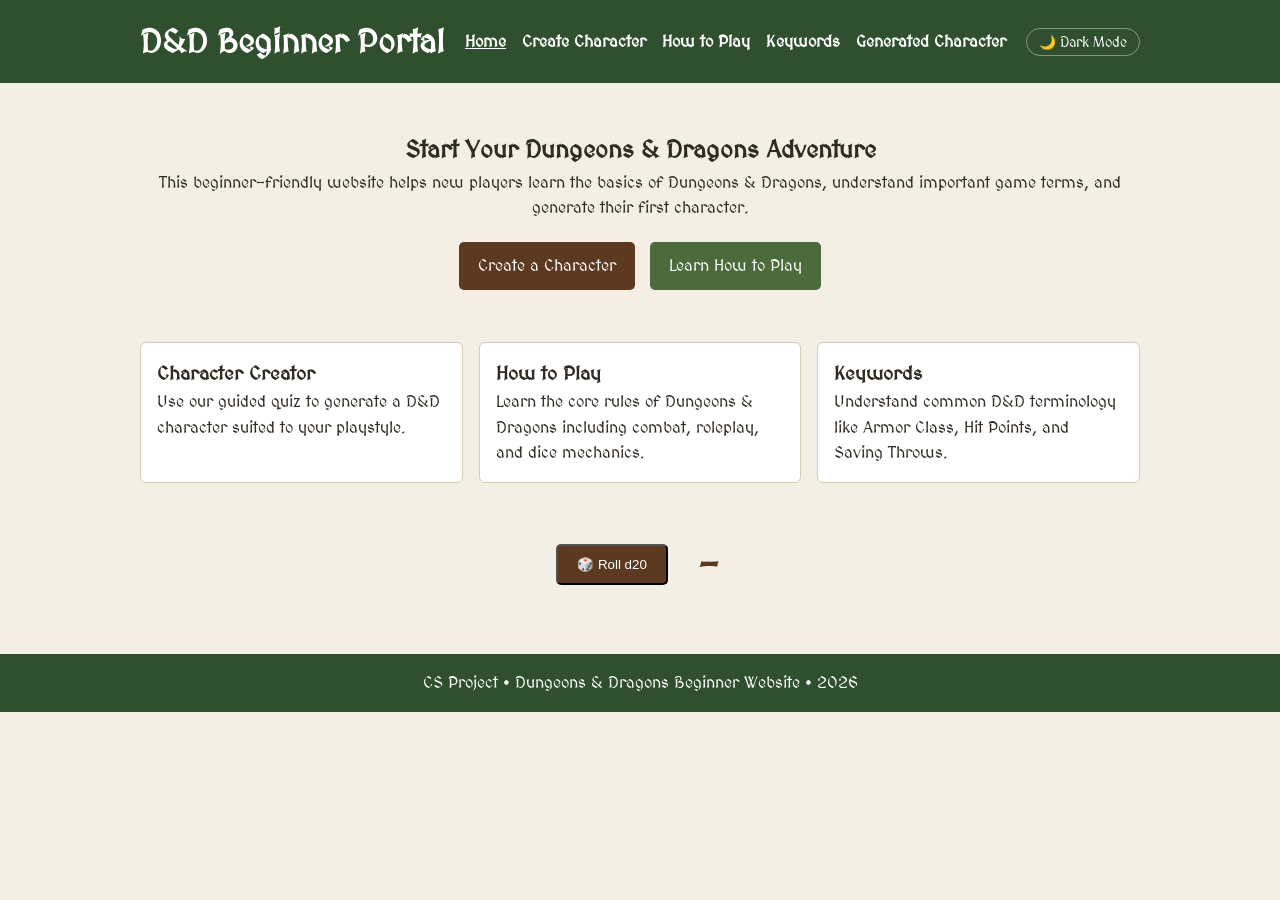
<file: index.html>
<!-- Index Page -->

<!-- W3 checked -->

<!DOCTYPE html>
<html lang="en">
<head>
    <meta charset="UTF-8">
    <meta name="viewport" content="width=device-width, initial-scale=1.0">
    <title>D&D Beginner Portal</title>
    <link rel="stylesheet" href="style.css">

    <link rel="preconnect" href="https://fonts.googleapis.com">
    <link rel="preconnect" href="https://fonts.gstatic.com" crossorigin>
    <link href="https://fonts.googleapis.com/css2?family=MedievalSharp&display=swap" rel="stylesheet">
</head>
<body>

<header class="site-header">
    <div class="container header-inner">
        <h1 class="site-title">D&D Beginner Portal</h1>
        <nav aria-label="Main navigation">
            <ul class="nav-list">
                <li><a href="index.html" class="active">Home</a></li>
                <li><a href="create-character.html">Create Character</a></li>
                <li><a href="how-to-play.html">How to Play</a></li>
                <li><a href="keywords.html">Keywords</a></li>
                <li><a href="generated-character.html">Generated Character</a></li>
            </ul>
        </nav>
            <button id="dark-mode-btn">🌙 Dark Mode</button>
    </div>
</header>

<main>

<div class="hero container">
    <h2>Start Your Dungeons & Dragons Adventure</h2>
    <p>
        This beginner-friendly website helps new players learn the basics of Dungeons & Dragons,
        understand important game terms, and generate their first character.
    </p>

    <div class="hero-buttons">
        <a class="button" href="create-character.html">Create a Character</a>
        <a class="button secondary" href="how-to-play.html">Learn How to Play</a>
    </div>
</div>

<div class="features container">

<article class="feature-card">
<h3>Character Creator</h3>
<p>
Use our guided quiz to generate a D&D character suited to your playstyle.
</p>
</article>

<article class="feature-card">
<h3>How to Play</h3>
<p>
Learn the core rules of Dungeons & Dragons including combat, roleplay, and dice mechanics.
</p>
</article>

<article class="feature-card">
<h3>Keywords</h3>
<p>
Understand common D&D terminology like Armor Class, Hit Points, and Saving Throws.
</p>
</article>

</div>


<div class="dice-roller-widget">
    <button id="dice-btn" class="button">🎲 Roll d20</button>
    <div class="dice-result-display" id="dice-result">—</div>
</div>

</main>

<footer class="site-footer">
    <div class="container">
        <p>CS Project • Dungeons & Dragons Beginner Website • 2026</p>
    </div>
</footer>

    <script src="site.js"></script>
</body>
</html>
</file>
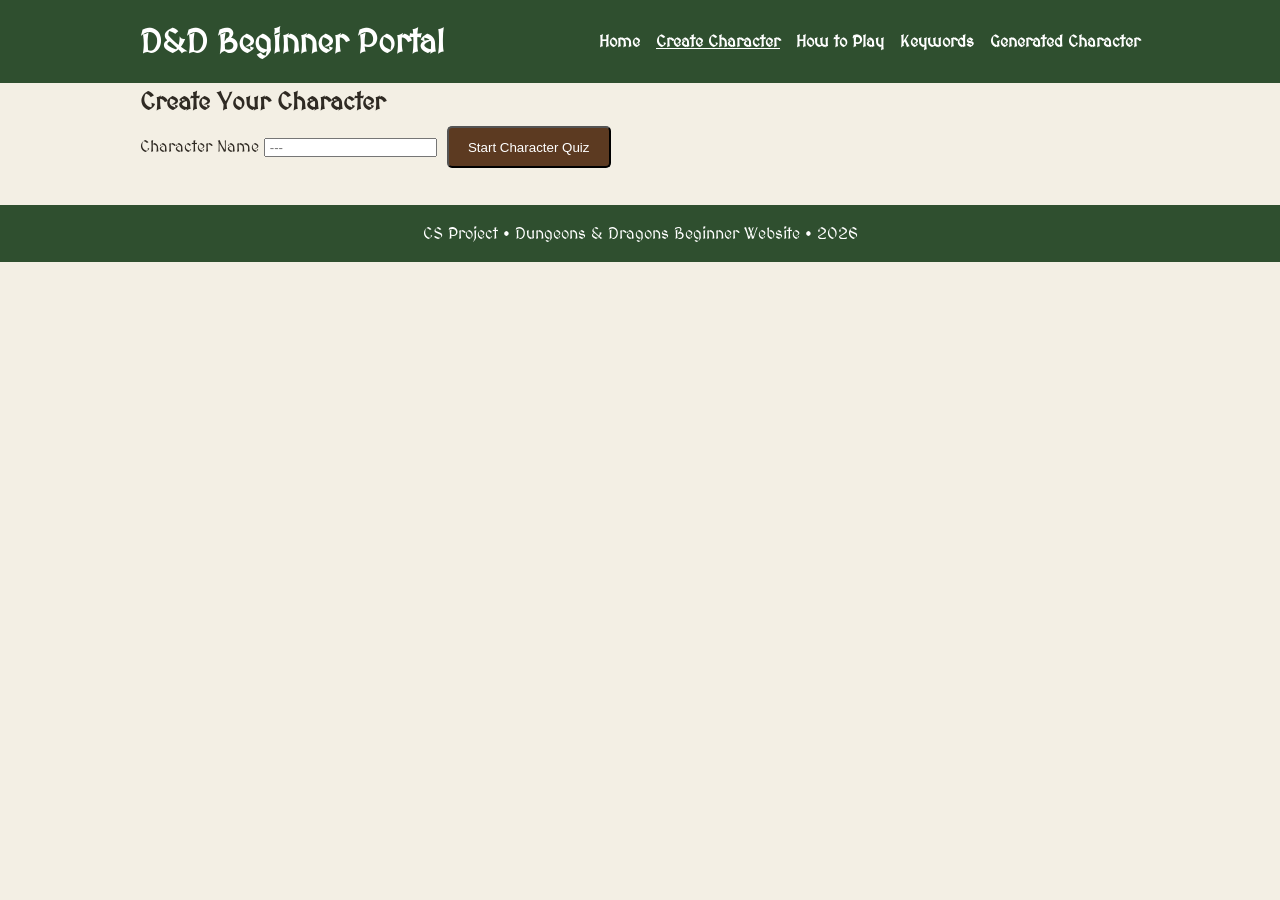
<file: create-character.html>
<!-- Alice  -->
<!-- Character Creation Page -->

<!-- W3 checked -->
<!DOCTYPE html>
<html lang="en">

<head>
    <meta charset="UTF-8">
    <meta name="viewport" content="width=device-width, initial-scale=1.0">
    <title>Create a Character</title>
    <link rel="stylesheet" href="style.css">

    <link rel="preconnect" href="https://fonts.googleapis.com">
    <link rel="preconnect" href="https://fonts.gstatic.com" crossorigin>
    <link href="https://fonts.googleapis.com/css2?family=MedievalSharp&display=swap" rel="stylesheet">
</head>

<body>

    <header class="site-header">
        <div class="container header-inner">
            <h1 class="site-title">D&D Beginner Portal</h1>

            <nav aria-label="Main navigation">
                <ul class="nav-list">
                    <li><a href="index.html">Home</a></li>
                    <li><a href="create-character.html" class="active">Create Character</a></li>
                    <li><a href="how-to-play.html">How to Play</a></li>
                    <li><a href="keywords.html">Keywords</a></li>
                    <li><a href="generated-character.html">Generated Character</a></li>
                </ul>
            </nav>

        </div>
    </header>

    <main class="container">

        <!-- SCREEN 1: Player enters their character name and starts the quiz -->
        <section id="setup-screen" class="card">

            <h2>Create Your Character</h2>

            <label for="player-name">Character Name</label>
            <input id="player-name" type="text" placeholder=" --- ">

            <button class="button">Start Character Quiz</button>

        </section>

        <!-- SCREEN 2: The quiz form is built here by JavaScript (quiz.js) -->
        <!-- JavaScript will clear and replace the content inside this section -->
        <section id="quiz-screen" class="card">

            <h2>Character Quiz (example)</h2>

            <p id="question-text">
                How do you intend to impact the world?
            </p>

            <div id="options-container">

                <div class="option-button">
                    With martial prowess and cold steel.
                </div>

                <div class="option-button">
                    With ancient magic and cosmic secrets.
                </div>

            </div>

        </section>

    </main>

    <footer class="site-footer">
        <div class="container">
            <p>CS Project • Dungeons & Dragons Beginner Website • 2026</p>
        </div>
    </footer>

    <!-- Load the quiz script at the bottom so the page HTML loads first -->
    <script src="quiz.js"></script>

</body>

</html>
<!-- W3 checked -->
<!-- <!DOCTYPE html>
<html lang="en">

<head>
    <meta charset="UTF-8">
    <meta name="viewport" content="width=device-width, initial-scale=1.0">
    <title>Create a Character</title>
    <link rel="stylesheet" href="style.css">


    <link rel="preconnect" href="https://fonts.googleapis.com">
    <link rel="preconnect" href="https://fonts.gstatic.com" crossorigin>
    <link href="https://fonts.googleapis.com/css2?family=MedievalSharp&display=swap" rel="stylesheet">
</head>

<body>

    <header class="site-header">
        <div class="container header-inner">
            <h1 class="site-title">D&D Beginner Portal</h1>

            <nav aria-label="Main navigation">
                <ul class="nav-list">
                    <li><a href="index.html">Home</a></li>
                    <li><a href="create-character.html" class="active">Create Character</a></li>
                    <li><a href="how-to-play.html">How to Play</a></li>
                    <li><a href="keywords.html">Keywords</a></li>
                    <li><a href="generated-character.html">Generated Character</a></li>
                </ul>
            </nav>
            <button id="dark-mode-btn">🌙 Dark Mode</button>

        </div>
    </header>

    <main class="container">

        <section id="setup-screen" class="card">

            <h2>Create Your Character</h2>

            <label for="player-name">Character Name</label>
            <input id="player-name" type="text" placeholder=" --- ">

            <button class="button">Start Character Quiz</button>

            <p class="prototype-note">
                In the final version of this project, JavaScript will read the character name
                and begin the interactive quiz that determines the player’s class,
                background, and species.
            </p>

        </section>

        <section id="quiz-screen" class="card">

            <h2>Character Quiz (example)</h2>

            <p id="question-text">
                How do you intend to impact the world?
            </p>

            <div id="options-container">

                <div class="option-button">
                    With martial prowess and cold steel.
                </div>

                <div class="option-button">
                    With ancient magic and cosmic secrets.
                </div>

            </div>

        </section>

    </main>

    <footer class="site-footer">
        <div class="container">
            <p>CS Project • Dungeons & Dragons Beginner Website • 2026</p>
        </div>
    </footer>

    <script src="site.js"></script>
</body>

</html>
</file>
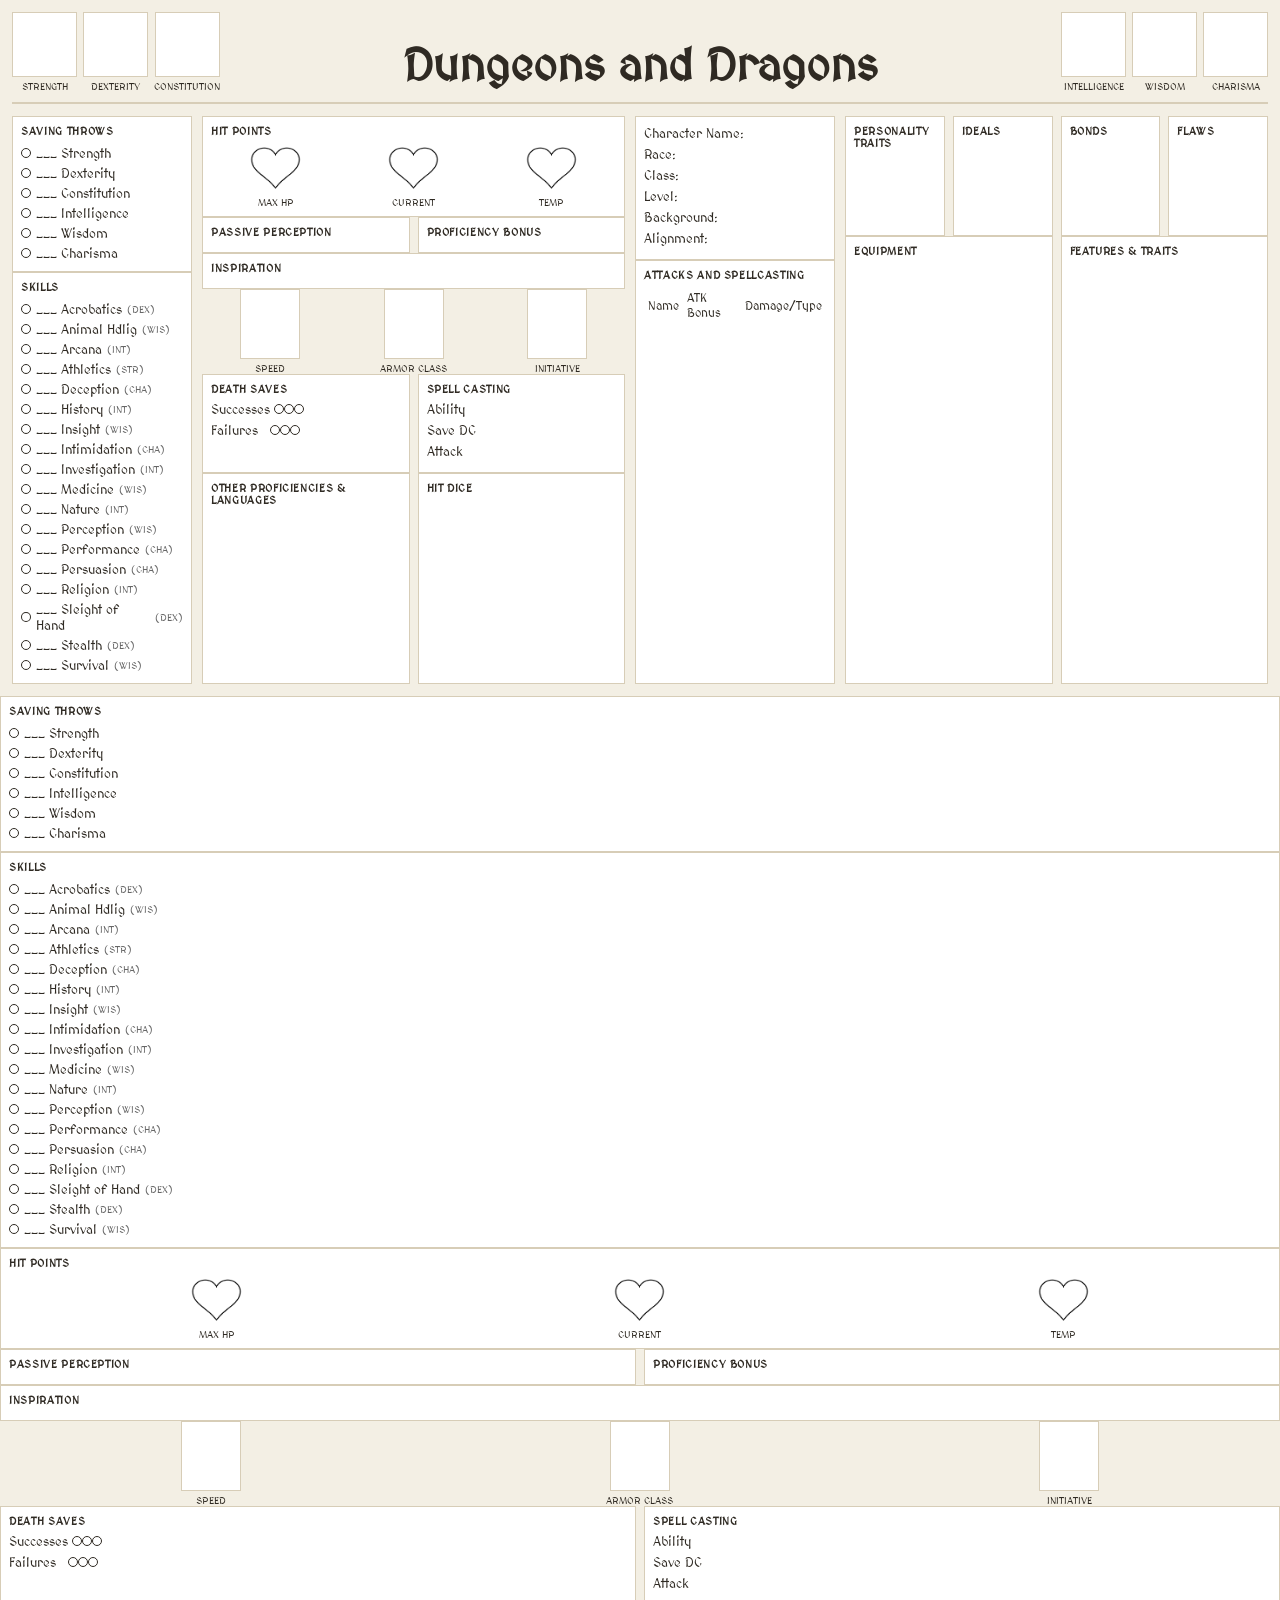
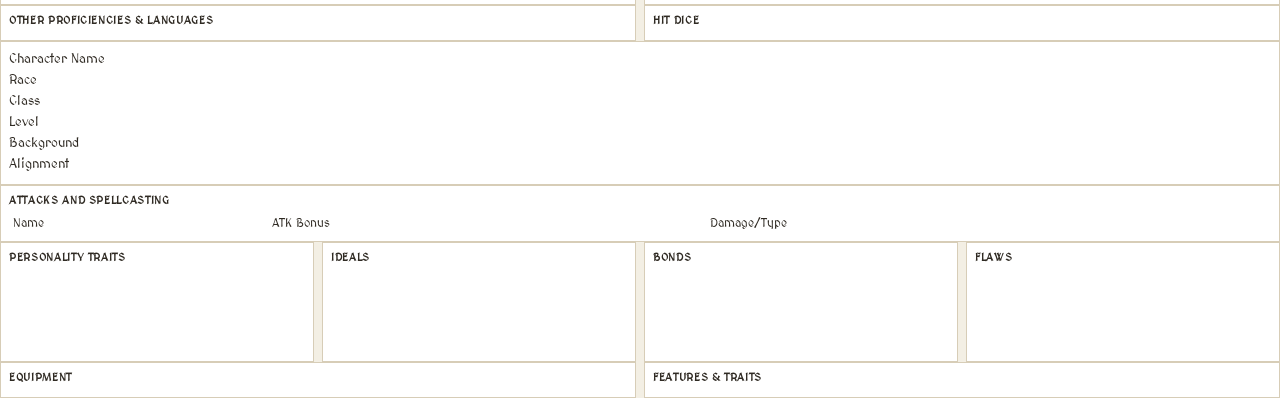
<file: generated-character.html>
<!DOCTYPE html>
<html lang="en">
<head>
    <meta charset="UTF-8">
    <meta name="viewport" content="width=device-width, initial-scale=1.0">
    <title>DnD Character Sheet</title>
    <link rel="stylesheet" href="character-sheet-style.css">

    <link rel="preconnect" href="https://fonts.googleapis.com">
    <link rel="preconnect" href="https://fonts.gstatic.com" crossorigin>
    <link href="https://fonts.googleapis.com/css2?family=MedievalSharp&display=swap" rel="stylesheet">
</head>
<body>

<main>

    <!-- Ability Scores (top row) -->
    <!-- JavaScript will fill in the numbers inside each .box -->

    <div class="top-row">
        <div class="score"><div class="box" id="score-Strength"></div><span>Strength</span></div>            
        <div class="score"><div class="box" id="score-Dexterity"></div><span>Dexterity</span></div>
        <div class="score"><div class="box" id="score-Constitution"></div><span>Constitution</span></div>
        <h1>Dungeons and Dragons</h1>
        <div class="score"><div class="box" id="score-Intelligence"></div><span>Intelligence</span></div>            
        <div class="score"><div class="box" id="score-Wisdom"></div><span>Wisdom</span></div>
        <div class="score"><div class="box" id="score-Charisma"></div><span>Charisma</span></div>
    </div>


    <div class="grid">

        <!-- Column 1 -->
        <div class="col">
            <div class="box-section">
                <h2>Saving Throws</h2>
                <ul>
                    <li><span class="dot"></span> ___ Strength</li>
                    <li><span class="dot"></span> ___ Dexterity</li>
                    <li><span class="dot"></span> ___ Constitution</li>
                    <li><span class="dot"></span> ___ Intelligence</li>
                    <li><span class="dot"></span> ___ Wisdom</li>
                    <li><span class="dot"></span> ___ Charisma</li>
                </ul>
            </div>
            <div class="box-section grow">
                <h2>Skills</h2>
                <ul>
                    <li><span class="dot"></span> ___ Acrobatics <small>(DEX)</small></li>
                    <li><span class="dot"></span> ___ Animal Hdlig <small>(WIS)</small></li>
                    <li><span class="dot"></span> ___ Arcana <small>(INT)</small></li>
                    <li><span class="dot"></span> ___ Athletics <small>(STR)</small></li>
                    <li><span class="dot"></span> ___ Deception <small>(CHA)</small></li>
                    <li><span class="dot"></span> ___ History <small>(INT)</small></li>
                    <li><span class="dot"></span> ___ Insight <small>(WIS)</small></li>
                    <li><span class="dot"></span> ___ Intimidation <small>(CHA)</small></li>
                    <li><span class="dot"></span> ___ Investigation <small>(INT)</small></li>
                    <li><span class="dot"></span> ___ Medicine <small>(WIS)</small></li>
                    <li><span class="dot"></span> ___ Nature <small>(INT)</small></li>
                    <li><span class="dot"></span> ___ Perception <small>(WIS)</small></li>
                    <li><span class="dot"></span> ___ Performance <small>(CHA)</small></li>
                    <li><span class="dot"></span> ___ Persuasion <small>(CHA)</small></li>
                    <li><span class="dot"></span> ___ Religion <small>(INT)</small></li>
                    <li><span class="dot"></span> ___ Sleight of Hand <small>(DEX)</small></li>
                    <li><span class="dot"></span> ___ Stealth <small>(DEX)</small></li>
                    <li><span class="dot"></span> ___ Survival <small>(WIS)</small></li>
                </ul>
            </div>
        </div>

        <!-- Column 2 -->
        <div class="col">
            <div class="box-section">
                <h2>Hit Points</h2>
                <div class="row">
                    <div class="heart-box">
                        <img src="heart-image.png" alt="heart">
                        <span>Max HP</span>
                    </div>
                    <div class="heart-box">
                        <img src="heart-image.png" alt="heart">
                        <span>Current</span>
                    </div>
                    <div class="heart-box">
                        <img src="heart-image.png" alt="heart">
                        <span>Temp</span>
                    </div>
                </div>
            </div>

            <div class="row">
                <div class="box-section"><h2>Passive Perception</h2></div>
                <div class="box-section"><h2>Proficiency Bonus</h2></div>
            </div>

            <div class="box-section">
                <h2>Inspiration</h2>
            </div>

            <div class="row">
                <div class="SAI-box"><div class="SAI"></div><span>Speed</span></div>
                <div class="SAI-box"><div class="SAI"></div><span>Armor Class</span></div>
                <div class="SAI-box"><div class="SAI"></div><span>Initiative</span></div>
            </div>

            <div class="row">
                <div class="box-section">
                    <h2>Death Saves</h2>
                    <p>Successes <span class="dot"></span><span class="dot"></span><span class="dot"></span></p>
                    <p>Failures &nbsp;&nbsp;<span class="dot"></span><span class="dot"></span><span class="dot"></span></p>
                </div>
                <div class="box-section">
                    <h2>Spell Casting</h2>
                    <p>Ability</p>
                    <p>Save DC</p>
                    <p>Attack</p>
                </div>
            </div>

            <div class="row grow">
                <div class="box-section">
                    <h2>Other Proficiencies &amp; Languages</h2>
                </div>
                <div class="box-section">
                    <h2>Hit Dice</h2>
                </div>
            </div>
        </div>

        <!-- Column 3 -->
        <div class="col">
            <div class="box-section">
                <!-- JavaScript will fill in each of these spans -->
                <p>Character Name: <span id="sheet-name"></span></p>
                <p>Race: <span id="sheet-species"></span></p>
                <p>Class: <span id="sheet-class"></span></p>
                <p>Level: <span id="sheet-level"></span></p>
                <p>Background: <span id="sheet-background"></span></p>
                <p>Alignment: <span id="sheet-alignment"></span></p>
            </div>
            <div class="box-section grow">
                <h2>Attacks and Spellcasting</h2>
                <table>
                    <thead>
                        <tr><th>Name</th><th>ATK Bonus</th><th>Damage/Type</th></tr>
                    </thead>
                </table>
            </div>
        </div>

        <!-- Column 4 -->
        <div class="col">
            <div class="row">
                <!-- JavaScript will fill in personality, ideals, bonds, flaws -->
                <div class="box-section personality-box">
                    <h2>Personality Traits</h2>
                    <p id="sheet-traits"></p>
                </div>
                <div class="box-section personality-box">
                    <h2>Ideals</h2>
                    <p id="sheet-ideals"></p>
                </div>
                <div class="box-section personality-box">
                    <h2>Bonds</h2>
                    <p id="sheet-bonds"></p>
                </div>
                <div class="box-section personality-box">
                    <h2>Flaws</h2>
                    <p id="sheet-flaws"></p>
                </div>
            </div>
            <div class="row grow">
                <div class="box-section"><h2>Equipment</h2></div>
                <div class="box-section"><h2>Features &amp; Traits</h2></div>
            </div>
        </div>

    </div>

</main>

<script>
// ============================================================
//  Character Sheet Population Script
//  This script reads the character data saved by quiz.js
//  and fills in the character sheet with the player's choices.
// ============================================================

// Wait for the page to finish loading
window.addEventListener("load", function () {

    // Read the character data from localStorage
    var savedData = localStorage.getItem("dndCharacter");

    // If there's no data (player came here without doing the quiz), stop
    if (!savedData) {
        return;
    }

    // Convert the saved text back into a JavaScript object
    var character = JSON.parse(savedData);

    // ---- Fill in the basic info (Column 3) ----
    document.getElementById("sheet-name").textContent       = character.name;
    document.getElementById("sheet-species").textContent    = character.species;
    document.getElementById("sheet-class").textContent      = character.charClass;
    document.getElementById("sheet-level").textContent      = character.level;
    document.getElementById("sheet-background").textContent = character.background;
    document.getElementById("sheet-alignment").textContent  = character.alignment;

    // ---- Fill in the ability scores (top row) ----
    // Loop through each stat and put the number in the right box
    var stats = character.stats;
    var statNames = ["Strength", "Dexterity", "Constitution", "Intelligence", "Wisdom", "Charisma"];

    for (var i = 0; i < statNames.length; i++) {
        var statName = statNames[i];
        var scoreBox = document.getElementById("score-" + statName);

        if (scoreBox) {
            scoreBox.textContent = stats[statName];
        }
    }

    // ---- Fill in personality fields (Column 4) ----
    document.getElementById("sheet-traits").textContent = character.personality.traits;
    document.getElementById("sheet-ideals").textContent = character.personality.ideals;
    document.getElementById("sheet-bonds").textContent  = character.personality.bonds;
    document.getElementById("sheet-flaws").textContent  = character.personality.flaws;

});
</script>

</body>
</html>

 <!--
<!DOCTYPE html>
<html lang="en">
<head>
    <meta charset="UTF-8">
    <meta name="viewport" content="width=device-width, initial-scale=1.0">
    <title>DnD Character Sheet</title>
    <link rel="stylesheet" href="character-sheet-style.css">

    <link rel="preconnect" href="https://fonts.googleapis.com">
    <link rel="preconnect" href="https://fonts.gstatic.com" crossorigin>
    <link href="https://fonts.googleapis.com/css2?family=MedievalSharp&display=swap" rel="stylesheet">
</head>
<body>

<main>

    Ability Scores

    <div class="top-row">
        <div class="score"><div class="box"></div><span>Strength</span></div>            
        <div class="score"><div class="box"></div><span>Dexterity</span></div>
        <div class="score"><div class="box"></div><span>Constitution</span></div>
        <h1>Dungeons and Dragons</h1>
        <div class="score"><div class="box"></div><span>Intelligence</span></div>            
        <div class="score"><div class="box"></div><span>Wisdom</span></div>
        <div class="score"><div class="box"></div><span>Charisma</span></div>
    </div>


    <div class="grid">

        <!-- Column 1 -->
        <div class="col">
            <div class="box-section">
                <h2>Saving Throws</h2>
                <ul>
                    <li><span class="dot"></span> ___ Strength</li>
                    <li><span class="dot"></span> ___ Dexterity</li>
                    <li><span class="dot"></span> ___ Constitution</li>
                    <li><span class="dot"></span> ___ Intelligence</li>
                    <li><span class="dot"></span> ___ Wisdom</li>
                    <li><span class="dot"></span> ___ Charisma</li>
                </ul>
            </div>
            <div class="box-section grow">
                <h2>Skills</h2>
                <ul>
                    <li><span class="dot"></span> ___ Acrobatics <small>(DEX)</small></li>
                    <li><span class="dot"></span> ___ Animal Hdlig <small>(WIS)</small></li>
                    <li><span class="dot"></span> ___ Arcana <small>(INT)</small></li>
                    <li><span class="dot"></span> ___ Athletics <small>(STR)</small></li>
                    <li><span class="dot"></span> ___ Deception <small>(CHA)</small></li>
                    <li><span class="dot"></span> ___ History <small>(INT)</small></li>
                    <li><span class="dot"></span> ___ Insight <small>(WIS)</small></li>
                    <li><span class="dot"></span> ___ Intimidation <small>(CHA)</small></li>
                    <li><span class="dot"></span> ___ Investigation <small>(INT)</small></li>
                    <li><span class="dot"></span> ___ Medicine <small>(WIS)</small></li>
                    <li><span class="dot"></span> ___ Nature <small>(INT)</small></li>
                    <li><span class="dot"></span> ___ Perception <small>(WIS)</small></li>
                    <li><span class="dot"></span> ___ Performance <small>(CHA)</small></li>
                    <li><span class="dot"></span> ___ Persuasion <small>(CHA)</small></li>
                    <li><span class="dot"></span> ___ Religion <small>(INT)</small></li>
                    <li><span class="dot"></span> ___ Sleight of Hand <small>(DEX)</small></li>
                    <li><span class="dot"></span> ___ Stealth <small>(DEX)</small></li>
                    <li><span class="dot"></span> ___ Survival <small>(WIS)</small></li>
                </ul>
            </div>
        </div>

        <!-- Column 2 -->
        <div class="col">
            <div class="box-section">
                <h2>Hit Points</h2>
                <div class="row">
                    <div class="heart-box">
                        <img src="heart-image.png" alt="heart">
                        <span>Max HP</span>
                    </div>
                    <div class="heart-box">
                        <img src="heart-image.png" alt="heart">
                        <span>Current</span>
                    </div>
                    <div class="heart-box">
                        <img src="heart-image.png" alt="heart">
                        <span>Temp</span>
                    </div>
                </div>
            </div>

            <div class="row">
                <div class="box-section"><h2>Passive Perception</h2></div>
                <div class="box-section"><h2>Proficiency Bonus</h2></div>
            </div>

            <div class="box-section">
                <h2>Inspiration</h2>
            </div>

            <div class="row">
                <div class="SAI-box"><div class="SAI"></div><span>Speed</span></div>
                <div class="SAI-box"><div class="SAI"></div><span>Armor Class</span></div>
                <div class="SAI-box"><div class="SAI"></div><span>Initiative</span></div>
            </div>

            <div class="row">
                <div class="box-section">
                    <h2>Death Saves</h2>
                    <p>Successes <span class="dot"></span><span class="dot"></span><span class="dot"></span></p>
                    <p>Failures &nbsp;&nbsp;<span class="dot"></span><span class="dot"></span><span class="dot"></span></p>
                </div>
                <div class="box-section">
                    <h2>Spell Casting</h2>
                    <p>Ability</p>
                    <p>Save DC</p>
                    <p>Attack</p>
                </div>
            </div>

            <div class="row grow">
                <div class="box-section">
                    <h2>Other Proficiencies &amp; Languages</h2>
                </div>
                <div class="box-section">
                    <h2>Hit Dice</h2>
                </div>
            </div>
        </div>

        <!-- Column 3 -->
        <div class="col">
            <div class="box-section">
                <p>Character Name</p>
                <p>Race</p>
                <p>Class</p>
                <p>Level</p>
                <p>Background</p>
                <p>Alignment</p>
            </div>
            <div class="box-section grow">
                <h2>Attacks and Spellcasting</h2>
                <table>
                    <thead>
                        <tr><th>Name</th><th>ATK Bonus</th><th>Damage/Type</th></tr>
                    </thead>
                </table>
            </div>
        </div>

        <!-- Column 4 -->
        <div class="col">
            <div class="row">
                <div class="box-section personality-box"><h2>Personality Traits</h2></div>
                <div class="box-section personality-box"><h2>Ideals</h2></div>
                <div class="box-section personality-box"><h2>Bonds</h2></div>
                <div class="box-section personality-box"><h2>Flaws</h2></div>
            </div>
            <div class="row grow">
                <div class="box-section"><h2>Equipment</h2></div>
                <div class="box-section"><h2>Features &amp; Traits</h2></div>
            </div>
        </div>

    </div>

</main>

    <script src="site.js"></script>
</body>
</html>
</file>
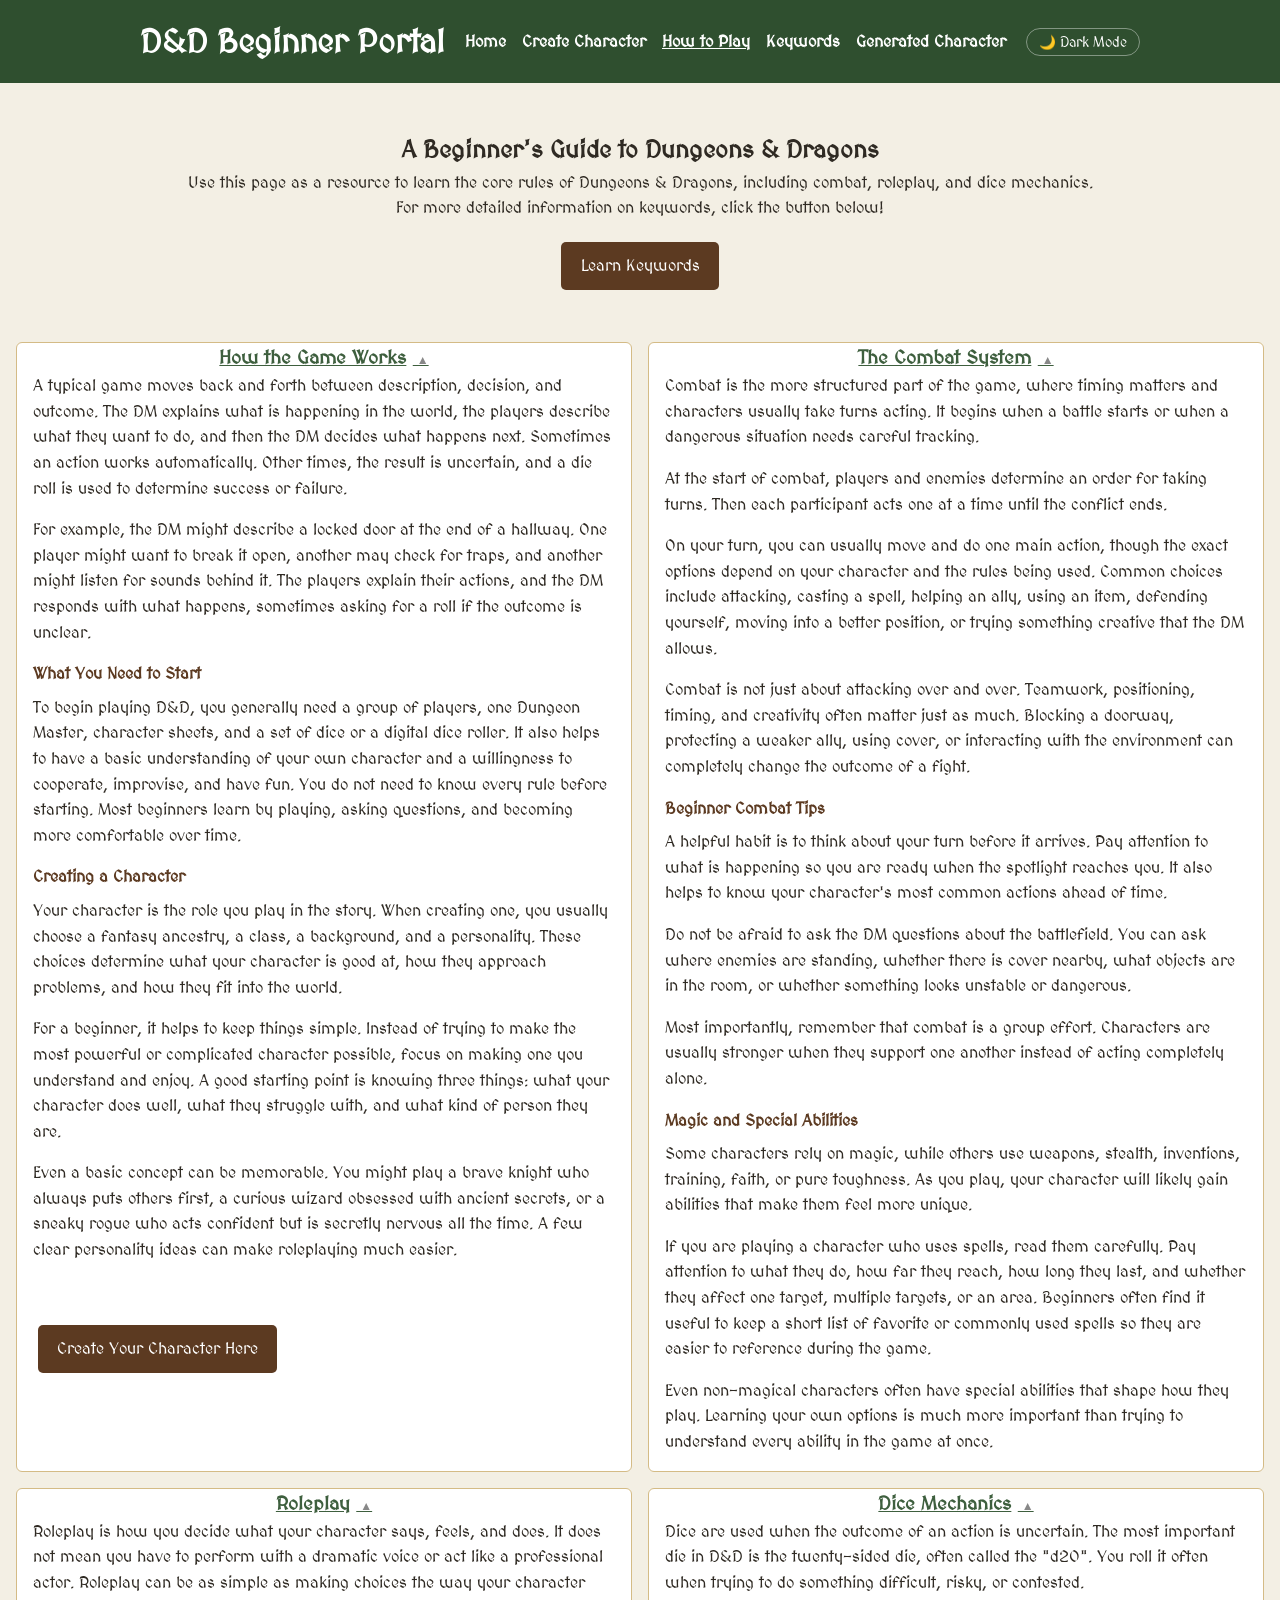
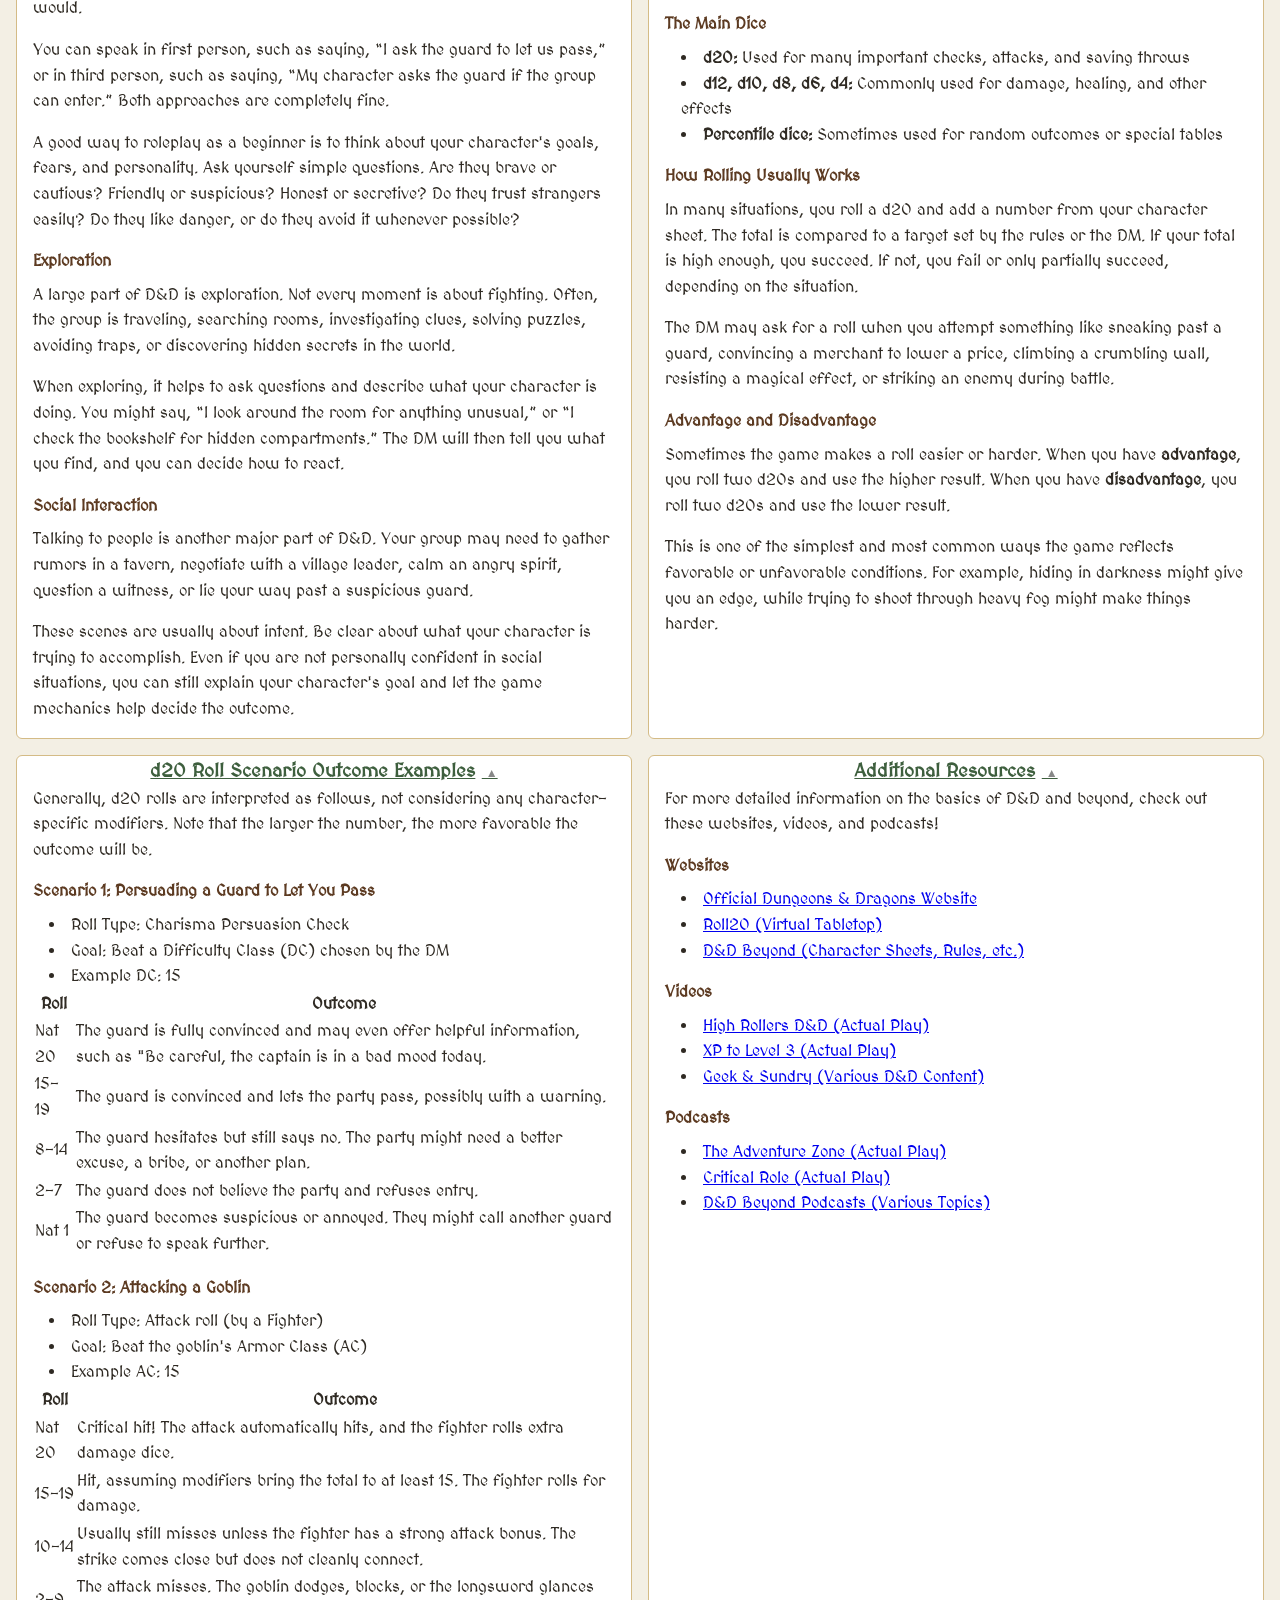
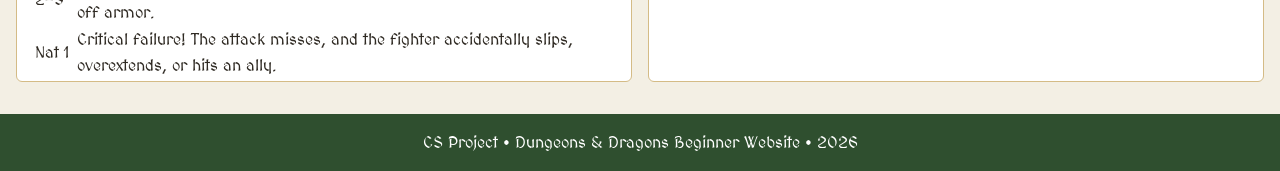
<file: how-to-play.html>
<!-- James -->
<!-- Learn the core rules of Dungeons & Dragons including combat, roleplay, and dice mechanics. -->
<!-- This does not include common D&D terminology like armor class, hit points, etc (found in keywords.html)-->

<!DOCTYPE html>
<html lang="en">
<head>
    <meta charset="UTF-8">
    <meta name="viewport" content="width=device-width, initial-scale=1.0">
    <title>How to Play D&D</title>
    <link rel="stylesheet" href="style.css">

    <link rel="preconnect" href="https://fonts.googleapis.com">
    <link rel="preconnect" href="https://fonts.gstatic.com" crossorigin>
    <link href="https://fonts.googleapis.com/css2?family=MedievalSharp&display=swap" rel="stylesheet">
</head>
<body>

<header class="site-header">
    <div class="container header-inner">
        <h1 class="site-title">D&D Beginner Portal</h1>
        <nav aria-label="Main navigation">
            <ul class="nav-list">
                <li><a href="index.html" >Home</a></li>
                <li><a href="create-character.html">Create Character</a></li>
                <li><a href="how-to-play.html" class="active">How to Play</a></li>
                <li><a href="keywords.html">Keywords</a></li>
                <li><a href="generated-character.html">Generated Character</a></li>
            </ul>
        </nav>
            <button id="dark-mode-btn">🌙 Dark Mode</button>
    </div>
</header>

<main>

<div class="hero container">
    <h2>A Beginner's Guide to Dungeons & Dragons</h2>
    <p>
        Use this page as a resource to learn the core rules of Dungeons & Dragons, including combat, roleplay, and dice mechanics.
    </p>
    <p>
        For more detailed information on keywords, click the button below!
    </p>

    <div class="hero-buttons">
        <a class="button" href="keywords.html">Learn Keywords</a>
    </div>
</div>

<div class="info-boxes">

<article class="info-box how-to-play">
    <h3>How the Game Works</h3>
    <p>
        A typical game moves back and forth between description, decision, and outcome. 
        The DM explains what is happening in the world, the players describe what they want to do, and then the DM decides what happens next. Sometimes an action works automatically. 
        Other times, the result is uncertain, and a die roll is used to determine success or failure.
    </p>
    <p>
        For example, the DM might describe a locked door at the end of a hallway. One player might want to break it open, another may check for traps, and another might listen for sounds behind it. 
        The players explain their actions, and the DM responds with what happens, sometimes asking for a roll if the outcome is unclear.
    </p>

    <h4>What You Need to Start</h4>
    <p>
        To begin playing D&D, you generally need a group of players, one Dungeon Master, character sheets, and a set of dice or a digital dice roller. 
        It also helps to have a basic understanding of your own character and a willingness to cooperate, improvise, and have fun. You do not need to know every rule before starting. 
        Most beginners learn by playing, asking questions, and becoming more comfortable over time.
    </p>

    <h4>Creating a Character</h4>
    <p>
        Your character is the role you play in the story. When creating one, you usually choose a fantasy ancestry, a class, a background, and a personality. 
        These choices determine what your character is good at, how they approach problems, and how they fit into the world.
    </p>
    <p>
        For a beginner, it helps to keep things simple. Instead of trying to make the most powerful or complicated character possible, focus on making one you understand and enjoy. 
        A good starting point is knowing three things: what your character does well, what they struggle with, and what kind of person they are.
    </p>
    <p>
        Even a basic concept can be memorable. You might play a brave knight who always puts others first, a curious wizard obsessed with ancient secrets, 
        or a sneaky rogue who acts confident but is secretly nervous all the time. A few clear personality ideas can make roleplaying much easier.
    </p>
    <br>
    <div class="hero-buttons">
        <a class="button" href="create-character.html">Create Your Character Here</a>
    </div>
</article>

<article class="info-box how-to-play">
    <h3>The Combat System</h3>
    <p>
        Combat is the more structured part of the game, where timing matters and characters usually take turns acting. 
        It begins when a battle starts or when a dangerous situation needs careful tracking.
    </p>
    <p>
        At the start of combat, players and enemies determine an order for taking turns. 
        Then each participant acts one at a time until the conflict ends.
    </p>
    <p>
        On your turn, you can usually move and do one main action, though the exact options depend on your character and the rules being used. 
        Common choices include attacking, casting a spell, helping an ally, using an item, defending yourself, moving into a better position, 
        or trying something creative that the DM allows.
    </p>
    <p>
        Combat is not just about attacking over and over. Teamwork, positioning, timing, and creativity often matter just as much. 
        Blocking a doorway, protecting a weaker ally, using cover, or interacting with the environment can completely change the outcome of a fight.
    </p>
    <h4>Beginner Combat Tips</h4>
    <p>
        A helpful habit is to think about your turn before it arrives. Pay attention to what is happening so you are ready when the spotlight reaches you. 
        It also helps to know your character's most common actions ahead of time.
    </p>
    <p>
        Do not be afraid to ask the DM questions about the battlefield. You can ask where enemies are standing, whether there is cover nearby, 
        what objects are in the room, or whether something looks unstable or dangerous.
    </p>
    <p>
        Most importantly, remember that combat is a group effort. Characters are usually stronger when they support one another instead of acting completely alone.
    </p>

    <h4>Magic and Special Abilities</h4>
    <p>
        Some characters rely on magic, while others use weapons, stealth, inventions, training, faith, or pure toughness. 
        As you play, your character will likely gain abilities that make them feel more unique.
    </p>

    <p>
        If you are playing a character who uses spells, read them carefully. 
        Pay attention to what they do, how far they reach, how long they last, and whether they affect one target, multiple targets, or an area. 
        Beginners often find it useful to keep a short list of favorite or commonly used spells so they are easier to reference during the game.
    </p>

    <p>
    Even non-magical characters often have special abilities that shape how they play. 
    Learning your own options is much more important than trying to understand every ability in the game at once.
    </p>
</article>

<article class="info-box how-to-play">
    <h3>Roleplay</h3>
    <p>
        Roleplay is how you decide what your character says, feels, and does. It does not mean you have to perform with a dramatic voice or act like a professional actor. 
        Roleplay can be as simple as making choices the way your character would.
    </p>
    <p>
        You can speak in first person, such as saying, “I ask the guard to let us pass,” or in third person, such as saying, “My character asks the guard if the group can enter.” 
        Both approaches are completely fine.
    </p>
    <p>
        A good way to roleplay as a beginner is to think about your character's goals, fears, and personality. Ask yourself simple questions. Are they brave or cautious? 
        Friendly or suspicious? Honest or secretive? Do they trust strangers easily? Do they like danger, or do they avoid it whenever possible?
    </p>
    <h4>Exploration</h4>
    <p>
        A large part of D&D is exploration. Not every moment is about fighting. 
        Often, the group is traveling, searching rooms, investigating clues, solving puzzles, avoiding traps, or discovering hidden secrets in the world.
    </p>
    <p>
        When exploring, it helps to ask questions and describe what your character is doing. 
        You might say, “I look around the room for anything unusual,” or “I check the bookshelf for hidden compartments.” 
        The DM will then tell you what you find, and you can decide how to react.
    </p>
    <h4>Social Interaction</h4>
    <p>
        Talking to people is another major part of D&D. 
        Your group may need to gather rumors in a tavern, negotiate with a village leader, calm an angry spirit, question a witness, or lie your way past a suspicious guard.
    </p>
    <p>
        These scenes are usually about intent. Be clear about what your character is trying to accomplish. 
        Even if you are not personally confident in social situations, you can still explain your character's goal and let the game mechanics help decide the outcome.
    </p>
</article>

<article class="info-box how-to-play">
    <h3>Dice Mechanics</h3>
    <p>
        Dice are used when the outcome of an action is uncertain. The most important die in D&D is the twenty-sided die, often called the "d20".
        You roll it often when trying to do something difficult, risky, or contested.
    </p>

    <h4>The Main Dice</h4>
    <ul>
        <li><strong>d20:</strong> Used for many important checks, attacks, and saving throws</li>
        <li><strong>d12, d10, d8, d6, d4:</strong> Commonly used for damage, healing, and other effects</li>
        <li><strong>Percentile dice:</strong> Sometimes used for random outcomes or special tables</li>
    </ul>

    <h4>How Rolling Usually Works</h4>
    <p>
        In many situations, you roll a d20 and add a number from your character sheet. The total is compared to a target set by the rules or the DM.
        If your total is high enough, you succeed. If not, you fail or only partially succeed, depending on the situation.
    </p>

    <p>
        The DM may ask for a roll when you attempt something like sneaking past a guard, convincing a merchant to lower a price, climbing a crumbling wall,
        resisting a magical effect, or striking an enemy during battle.
    </p>

    <h4>Advantage and Disadvantage</h4>
    <p>
        Sometimes the game makes a roll easier or harder. When you have <strong>advantage</strong>, you roll two d20s and use the higher result.
        When you have <strong>disadvantage</strong>, you roll two d20s and use the lower result.
    </p>

    <p>
        This is one of the simplest and most common ways the game reflects favorable or unfavorable conditions.
        For example, hiding in darkness might give you an edge, while trying to shoot through heavy fog might make things harder.
    </p>
</article>

<article class="info-box how-to-play">
    <h3>d20 Roll Scenario Outcome Examples</h3>
    <p>
    Generally, d20 rolls are interpreted as follows, not considering any character-specific modifiers. Note that the larger the number, the more favorable the outcome will be.
    </p>
    <h4>Scenario 1: Persuading a Guard to Let You Pass</h4>
    <ul>
        <li>Roll Type: Charisma Persuasion Check</li>
        <li>Goal: Beat a Difficulty Class (DC) chosen by the DM</li>
        <li>Example DC: 15</li>
    </ul>
    <table>
    <tr>
        <th>Roll</th>
        <th>Outcome</th>
    </tr>
    <tr>
        <td>Nat 20</td>
        <td>The guard is fully convinced and may even offer helpful information, such as "Be careful, the captain is in a bad mood today.</td>
    </tr>
    <tr>
        <td>15-19</td>
        <td>The guard is convinced and lets the party pass, possibly with a warning.</td>
    </tr>
    <tr>
        <td>8-14</td>
        <td>The guard hesitates but still says no. The party might need a better excuse, a bribe, or another plan.</td>
    </tr>
    <tr>
        <td>2-7</td>
        <td>The guard does not believe the party and refuses entry.</td>
    </tr>
    <tr>
        <td>Nat 1</td>
        <td>The guard becomes suspicious or annoyed. They might call another guard or refuse to speak further.</td>
    </tr>
    </table>
    <!--<h4>Scenario 2: Picking a Locked Chest</h4>
    <ul>
        <li>Roll Type: Dexterity Check with thieves' tools (by a Rogue)</li>
        <li>Goal: Beat the lock's DC (16)</li>
    </ul>
    <table>
    <tr>
        <th>Roll</th>
        <th>Outcome</th>
    </tr>
    <tr>
        <td>Nat 20</td>
        <td>The rogue opens it quickly and cleanly, possibly noticing a hidden trap / mechanism too.</td>
    </tr>
    <tr>
        <td>16-19</td>
        <td>The lock clicks open.</td>
    </tr>
    <tr>
        <td>10-15</td>
        <td>The rogue almost gets it, but the lock stays shut. The DM might allow another try with better odds, but time passes / danger approaches.</td>
    </tr>
    <tr>
        <td>2-9</td>
        <td>The rogue fails to open the lock.</td>
    </tr>
    <tr>
        <td>Nat 1</td>
        <td>The lockpick breaks, or the trap inside of the chest activates.</td>
    </tr>
    </table> -->
    <h4>Scenario 2: Attacking a Goblin</h4>
    <ul>
        <li>Roll Type: Attack roll (by a Fighter)</li>
        <li>Goal: Beat the goblin's Armor Class (AC)</li>
        <li>Example AC: 15</li>
    </ul>
    <table>
    <tr>
        <th>Roll</th>
        <th>Outcome</th>
    </tr>
    <tr>
        <td>Nat 20</td>
        <td>Critical hit! The attack automatically hits, and the fighter rolls extra damage dice.</td>
    </tr>
    <tr>
        <td>15-19</td>
        <td>Hit, assuming modifiers bring the total to at least 15. The fighter rolls for damage.</td>
    </tr>
    <tr>
        <td>10-14</td>
        <td>Usually still misses unless the fighter has a strong attack bonus. The strike comes close but does not cleanly connect.</td>
    </tr>
    <tr>
        <td>2-9</td>
        <td>The attack misses. The goblin dodges, blocks, or the longsword glances off armor.</td>
    </tr>
    <tr>
        <td>Nat 1</td>
        <td>Critical failure! The attack misses, and the fighter accidentally slips, overextends, or hits an ally.</td>
    </tr>
    </table>
</article>

<article class="info-box how-to-play">
    <h3>Additional Resources</h3>
    <p>
    For more detailed information on the basics of D&D and beyond, check out these websites, videos, and podcasts!
    </p>
    <h4>Websites</h4>
    <ul>
        <li><a href="https://dnd.wizards.com/">Official Dungeons & Dragons Website</a></li>
        <li><a href="https://roll20.net/">Roll20 (Virtual Tabletop)</a></li>
        <li><a href="https://www.dndbeyond.com/">D&D Beyond (Character Sheets, Rules, etc.)</a></li>
    </ul>
    <h4>Videos</h4>
    <ul>
        <li><a href="https://www.youtube.com/c/DnDwithHighRollers">High Rollers D&D (Actual Play)</a></li>
        <li><a href="https://www.youtube.com/c/XPtoLevel3">XP to Level 3 (Actual Play)</a></li>
        <li><a href="https://www.youtube.com/c/GeekandSundry">Geek & Sundry (Various D&D Content)</a></li>
    </ul>
    <h4>Podcasts</h4>
    <ul>
        <li><a href="https://www.maxfun.org/shows/the-adventure-zone/">The Adventure Zone (Actual Play)</a></li>
        <li><a href="https://www.criticalrole.com/">Critical Role (Actual Play)</a></li>
        <li><a href="https://www.dndbeyond.com/podcasts">D&D Beyond Podcasts (Various Topics)</a></li>
    </ul>
</article>

</div>

</main>

<footer class="site-footer">
    <div class="container">
        <p>CS Project • Dungeons & Dragons Beginner Website • 2026</p>
    </div>
</footer>

    <script src="site.js"></script>
</body>
</file>
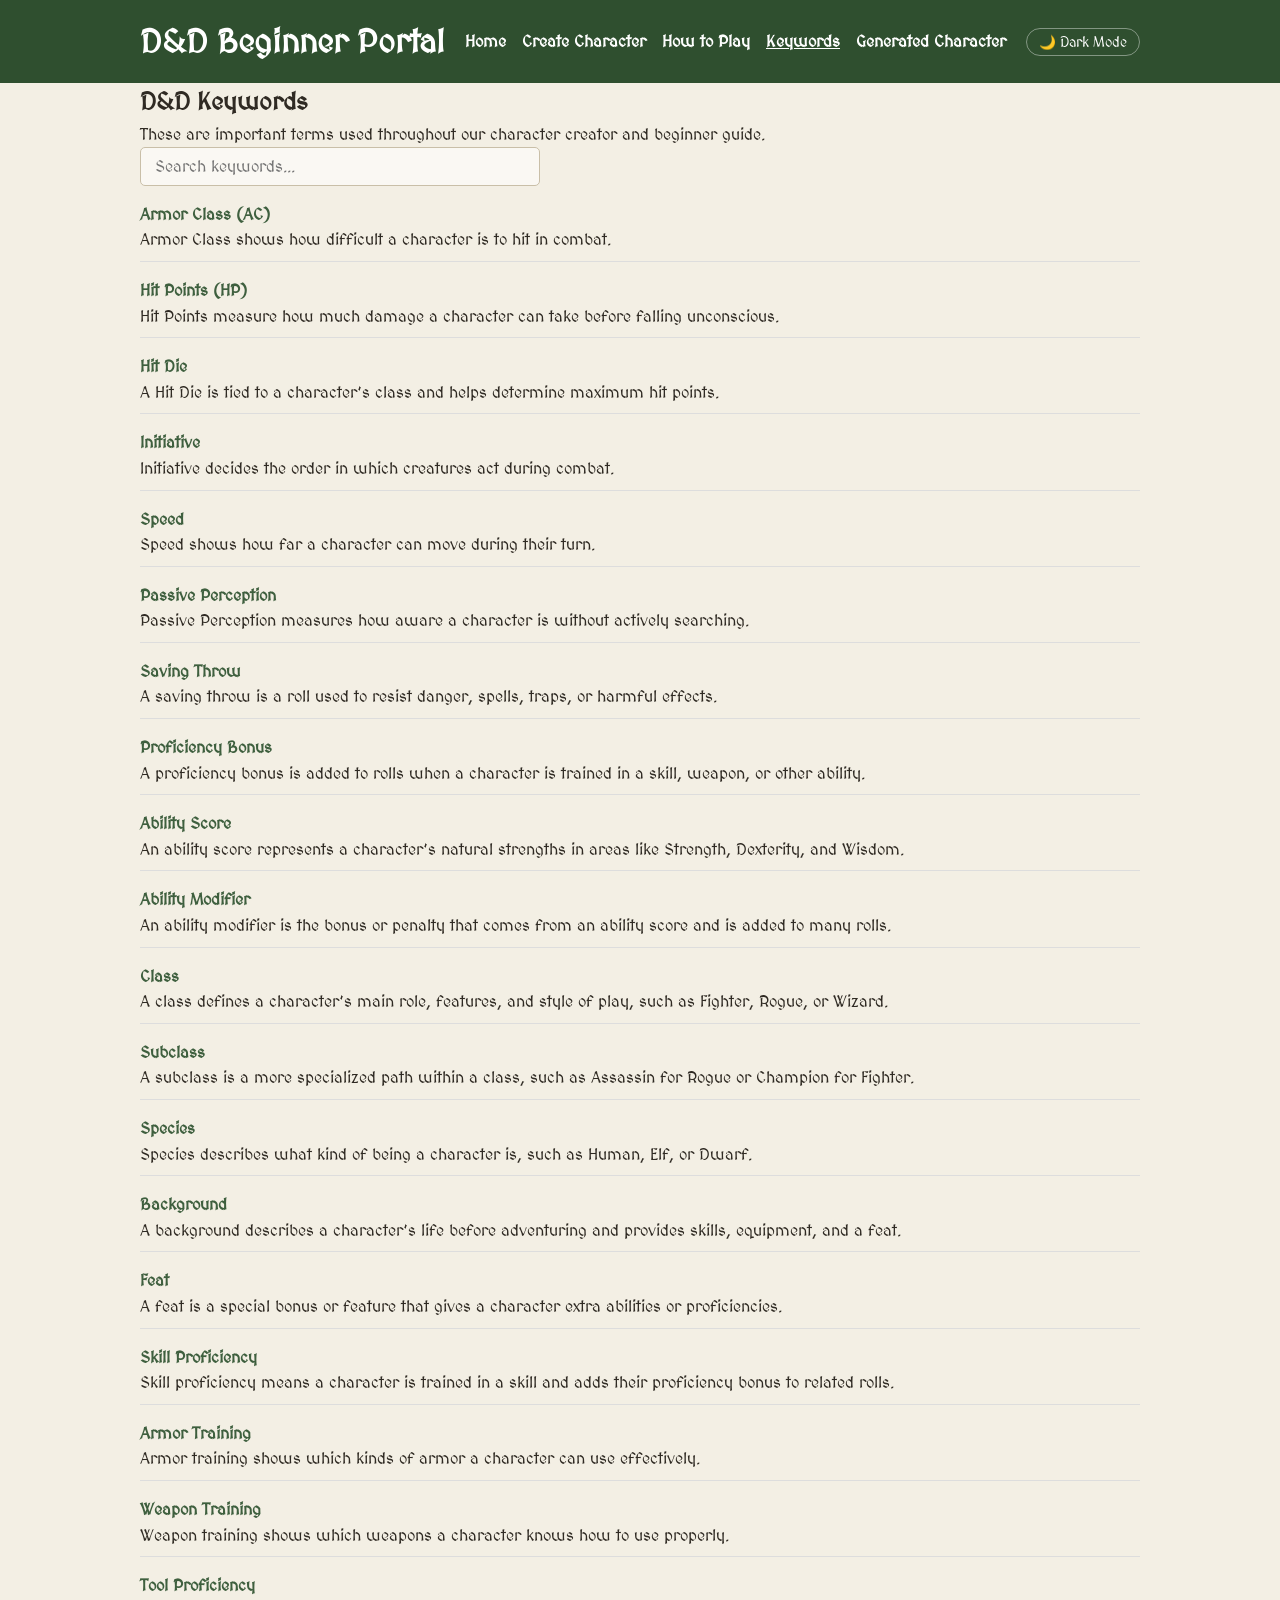
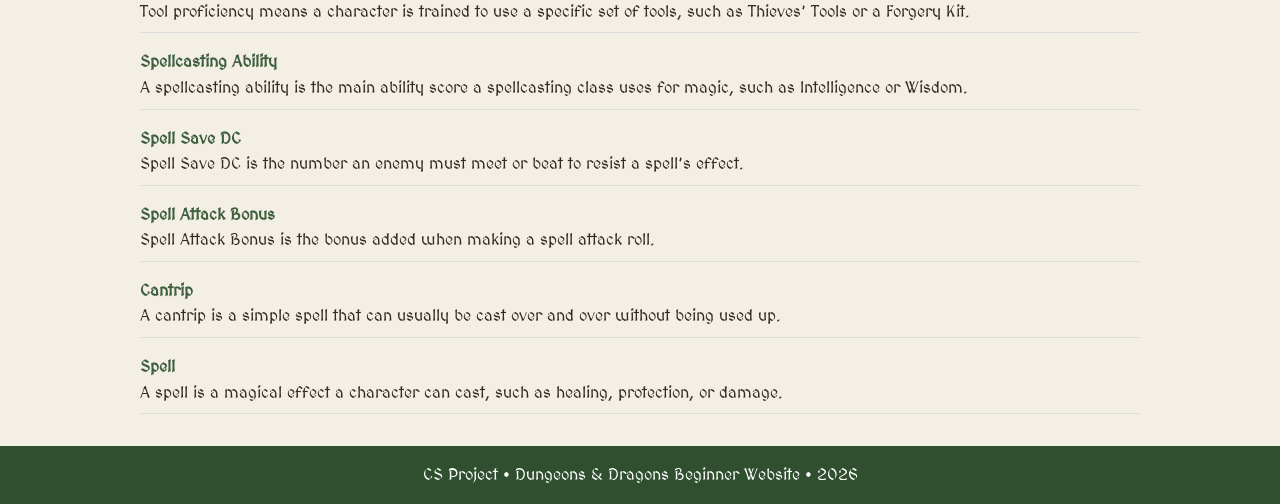
<file: keywords.html>
<!-- Alice -->

<!-- W3 Checked -->

<!DOCTYPE html>
<html lang="en">
<head>
    <meta charset="UTF-8">
    <meta name="viewport" content="width=device-width, initial-scale=1.0">
    <title>D&D Keywords</title>
    <link rel="stylesheet" href="style.css">

    <link rel="preconnect" href="https://fonts.googleapis.com">
    <link rel="preconnect" href="https://fonts.gstatic.com" crossorigin>
    <link href="https://fonts.googleapis.com/css2?family=MedievalSharp&display=swap" rel="stylesheet">
</head>
<body>
    <header class="site-header">
        <div class="container header-inner">
            <h1 class="site-title">D&D Beginner Portal</h1>
            <nav aria-label="Main navigation">
                <ul class="nav-list">
                    <li><a href="index.html">Home</a></li>
                    <li><a href="create-character.html">Create Character</a></li>
                    <li><a href="how-to-play.html">How to Play</a></li>
                    <li><a href="keywords.html" class="active">Keywords</a></li>
                    <li><a href="generated-character.html">Generated Character</a></li>
                </ul>
            </nav>
            <button id="dark-mode-btn">🌙 Dark Mode</button>
        </div>
    </header>

    <main class="container page-section">
        <h2>D&D Keywords</h2>
        <p class="intro-text">
            These are important terms used throughout our character creator and beginner guide.
        </p>

                <div class="kw-search-wrap">
            <input type="text" id="keyword-search" placeholder="Search keywords..." class="kw-search-input">
        </div>
        <p id="kw-no-results" style="display:none;color:#c0392b;margin-top:1rem;">No keywords match your search.</p>

        <dl class="keyword-list">
            <dt>Armor Class (AC)</dt>
            <dd>Armor Class shows how difficult a character is to hit in combat.</dd>

            <dt>Hit Points (HP)</dt>
            <dd>Hit Points measure how much damage a character can take before falling unconscious.</dd>

            <dt>Hit Die</dt>
            <dd>A Hit Die is tied to a character’s class and helps determine maximum hit points.</dd>

            <dt>Initiative</dt>
            <dd>Initiative decides the order in which creatures act during combat.</dd>

            <dt>Speed</dt>
            <dd>Speed shows how far a character can move during their turn.</dd>

            <dt>Passive Perception</dt>
            <dd>Passive Perception measures how aware a character is without actively searching.</dd>

            <dt>Saving Throw</dt>
            <dd>A saving throw is a roll used to resist danger, spells, traps, or harmful effects.</dd>

            <dt>Proficiency Bonus</dt>
            <dd>A proficiency bonus is added to rolls when a character is trained in a skill, weapon, or other ability.</dd>

            <dt>Ability Score</dt>
            <dd>An ability score represents a character’s natural strengths in areas like Strength, Dexterity, and Wisdom.</dd>

            <dt>Ability Modifier</dt>
            <dd>An ability modifier is the bonus or penalty that comes from an ability score and is added to many rolls.</dd>

            <dt>Class</dt>
            <dd>A class defines a character’s main role, features, and style of play, such as Fighter, Rogue, or Wizard.</dd>

            <dt>Subclass</dt>
            <dd>A subclass is a more specialized path within a class, such as Assassin for Rogue or Champion for Fighter.</dd>

            <dt>Species</dt>
            <dd>Species describes what kind of being a character is, such as Human, Elf, or Dwarf.</dd>

            <dt>Background</dt>
            <dd>A background describes a character’s life before adventuring and provides skills, equipment, and a feat.</dd>

            <dt>Feat</dt>
            <dd>A feat is a special bonus or feature that gives a character extra abilities or proficiencies.</dd>

            <dt>Skill Proficiency</dt>
            <dd>Skill proficiency means a character is trained in a skill and adds their proficiency bonus to related rolls.</dd>

            <dt>Armor Training</dt>
            <dd>Armor training shows which kinds of armor a character can use effectively.</dd>

            <dt>Weapon Training</dt>
            <dd>Weapon training shows which weapons a character knows how to use properly.</dd>

            <dt>Tool Proficiency</dt>
            <dd>Tool proficiency means a character is trained to use a specific set of tools, such as Thieves’ Tools or a Forgery Kit.</dd>

            <dt>Spellcasting Ability</dt>
            <dd>A spellcasting ability is the main ability score a spellcasting class uses for magic, such as Intelligence or Wisdom.</dd>

            <dt>Spell Save DC</dt>
            <dd>Spell Save DC is the number an enemy must meet or beat to resist a spell’s effect.</dd>

            <dt>Spell Attack Bonus</dt>
            <dd>Spell Attack Bonus is the bonus added when making a spell attack roll.</dd>

            <dt>Cantrip</dt>
            <dd>A cantrip is a simple spell that can usually be cast over and over without being used up.</dd>

            <dt>Spell</dt>
            <dd>A spell is a magical effect a character can cast, such as healing, protection, or damage.</dd>
        </dl>
    </main>

    <footer class="site-footer">
        <div class="container">
            <p>CS Project • Dungeons & Dragons Beginner Website • 2026</p>
        </div>
    </footer>
    <script src="site.js"></script>
</body>
</html>
</file>
<file: style.css>
* {
    margin: 0;
    padding: 0;
    box-sizing: border-box;
}

body {
    font-family: "MedievalSharp", cursive;
    background: #f3efe4;
    color: #2f2a23;
    line-height: 1.6;
}

.container {
    width: 90%;
    max-width: 1000px;
    margin: auto;
}

/* HEADER */

.site-header {
    background: #2f4f2f;
    color: white;
    padding: 1rem 0;
}

.header-inner {
    display: flex;
    justify-content: space-between;
    align-items: center;
}

.nav-list {
    list-style: none;
    display: flex;
    gap: 1rem;
}

.nav-list a {
    text-decoration: none;
    color: white;
    font-weight: bold;
}

.nav-list a.active {
    text-decoration: underline;
}

/* HERO */

.hero {
    text-align: center;
    padding: 3rem 0;
}

.hero-buttons {
    margin-top: 1rem;
}

.button {
    display: inline-block;
    background: #5c3a21;
    color: white;
    padding: 0.7rem 1.2rem;
    margin: 0.3rem;
    text-decoration: none;
    border-radius: 5px;
}

.button.secondary {
    background: #4b6b3c;
}

/* FEATURES */

.features {
    display: grid;
    grid-template-columns: repeat(3, 1fr);
    gap: 1rem;
    margin-bottom: 2rem;
}

.feature-card {
    background: #ffffff;
    padding: 1rem;
    border: 1px solid #d7cdb7;
    border-radius: 6px;
}

/* KEYWORDS */

.keyword-list {
    margin-top: 1rem;
}

.keyword-list dt {
    font-weight: bold;
    margin-top: 1rem;
    color: #3e5f3e;
}

.keyword-list dd {
    margin-left: 0;
    padding-bottom: 0.5rem;
    border-bottom: 1px solid #ddd;
}

/* HOW TO PLAY */

.info-boxes{
    display: grid;
    grid-template-columns: repeat(2, 1fr);
    gap: 1rem;
    margin-bottom: 2rem;
    padding: 0 1rem;
}

.info-box {
    background: #ffffff;
    padding: 1rem;
    border: 1px solid #d4bb86;
    border-radius: 6px;
}

.how-to-play{
    padding: 0 1rem;
}

.how-to-play h3 {
    color: #3e5f3e;
    margin-bottom: 0.5 rem;
    text-align: center;
    text-decoration: underline;
}
.how-to-play h4{
    color: #5c3a21;
    margin-top: 1rem;
    margin-bottom: 0.5rem;
}

.how-to-play p {
    margin-bottom: 1rem;
}

.how-to-play ul {
    list-style: disc inside;
    margin-left: 1rem;
}

/* FOOTER */

.site-footer {
    background: #2f4f2f;
    color: white;
    text-align: center;
    padding: 1rem;
    margin-top: 2rem;
}

/* RESPONSIVE */

@media (max-width: 800px) {
    .features {
        grid-template-columns: 1fr;
    }

    .header-inner {
        flex-direction: column;
        align-items: flex-start;
        gap: 0.5rem;
    }

    .nav-list {
        flex-direction: column;
    }
}
/* ── site.js additions ── */

/* Dice roller (index.html) */
.dice-roller-widget {
    display: flex;
    align-items: center;
    gap: 1rem;
    justify-content: center;
    padding: 1.5rem 0 2rem;
}

.dice-result-display {
    font-size: 2rem;
    font-weight: bold;
    min-width: 2.5rem;
    text-align: center;
    color: #5c3a21;
    transition: transform 0.15s;
}

.dice-result-display.dice-pop {
    animation: dicePop 0.35s ease;
}

.dice-result-display.critical { color: #2e7d32; }
.dice-result-display.fumble   { color: #c0392b; }

@keyframes dicePop {
    0%   { transform: scale(1.0); }
    50%  { transform: scale(1.5); }
    100% { transform: scale(1.0); }
}

/* Keyword search (keywords.html) */
.kw-search-wrap {
    margin-bottom: 1rem;
}

.kw-search-input {
    width: 100%;
    max-width: 400px;
    padding: 0.55rem 0.9rem;
    border: 1px solid #c9bfa8;
    border-radius: 5px;
    font-family: inherit;
    font-size: 1rem;
    background: #faf8f3;
    color: #2f2a23;
}

.kw-search-input:focus {
    outline: none;
    border-color: #5c3a21;
}

/* Accordion indicator (how-to-play.html) */
.accordion-indicator {
    font-size: 0.75rem;
    color: #888;
    margin-left: 0.4rem;
}

/* Stat roller (generated-character.html) */
.stat-roller-bar {
    display: flex;
    align-items: center;
    gap: 1rem;
    padding: 0.75rem 12px;
    background: #f3efe4;
    border-bottom: 1px solid #d7cdb7;
}

.stat-roll-btn {
    background: #5c3a21;
    color: white;
    border: none;
    padding: 0.5rem 1.1rem;
    border-radius: 5px;
    font-family: inherit;
    font-size: 0.9rem;
    cursor: pointer;
}

.stat-roll-btn:hover { background: #7a4f30; }

.stat-roller-hint {
    font-size: 0.78rem;
    color: #666;
}

.score .box {
    display: flex;
    align-items: center;
    justify-content: center;
    font-size: 1.4rem;
    font-weight: bold;
    transition: background 0.3s;
}

.score .box.stat-pop {
    animation: dicePop 0.35s ease;
}

/* hidden utility (create-character.html) */
.hidden { display: none !important; }

/* ── Dark Mode ── */
body.dark {
    background: #1a1a2e;
    color: #e0d8c8;
}

body.dark .site-header  { background: #0f2f1f; }
body.dark .site-footer  { background: #0f2f1f; }

body.dark .feature-card,
body.dark .info-box,
body.dark .kw-search-input { background: #22223a; border-color: #3a3a5c; color: #e0d8c8; }

body.dark .keyword-list dt  { color: #7ec87e; }
body.dark .keyword-list dd  { border-color: #3a3a5c; }

body.dark .how-to-play h3   { color: #7ec87e; }
body.dark .how-to-play h4   { color: #c8906a; }

body.dark .stat-roller-bar  { background: #22223a; border-color: #3a3a5c; }
body.dark .stat-roller-hint { color: #aaa; }
body.dark .score .box       { background: #22223a; border-color: #3a3a5c; color: #e0d8c8; }

body.dark .dice-result-display { color: #c8906a; }

/* Dark mode toggle button */
#dark-mode-btn {
    background: none;
    border: 1px solid rgba(255,255,255,0.4);
    color: white;
    border-radius: 20px;
    padding: 0.25rem 0.75rem;
    font-family: inherit;
    font-size: 0.85rem;
    cursor: pointer;
    white-space: nowrap;
    transition: background 0.2s;
}

#dark-mode-btn:hover { background: rgba(255,255,255,0.15); }
</file>
<file: character-sheet-style.css>
* { margin: 0; 
    padding: 0; 
    box-sizing: border-box; 
}

body {
    font-family: "MedievalSharp", cursive;
    background: #f3efe4;
    color: #2f2a23;
    font-size: 0.8rem;
}

main {
    max-width: 1300px;
    margin: 0 auto;
    padding: 12px;
}


/* Top row */
.top-row {
    display: flex;
    align-items: flex-end;
    justify-content: space-between;
    border-bottom: 2px solid #d7cdb7;
    padding-bottom: 10px;
    margin-bottom: 12px;
    gap: 6px;
    flex-wrap: wrap;
}

.score {
    display: flex;
    flex-direction: column;
    align-items: center;
    gap: 4px;
    font-size: 0.65rem;
    text-transform: uppercase;
}

.score .box {
    width: 65px;
    height: 65px;
    background: #ffffff;
    border: 1px solid #d7cdb7;
}

h1 {
    font-size: 2.8rem;
    flex: 1;
    text-align: center;
}

/* Columns */
.grid {
    display: grid;
    grid-template-columns: 180px 1fr 200px 1fr;
    gap: 10px; 
    align-items: stretch;
}

.col {
    display: flex;
    flex-direction: column;
}

/* Boxes */
.box-section {
    background: #ffffff;
    border: 1px solid #d7cdb7;
    padding: 8px;
}

.box-section h2 {
    font-size: 0.68rem;
    text-transform: uppercase;
    letter-spacing: 0.06em;
    margin-bottom: 6px;
}

/* Row */
.row {
    display: flex;
    gap: 8px;
}

.row > * {
    flex: 1;
}

/* Grow to fill remaining column height */
.grow {
    flex: 1;
}


li {
    display: flex;
    align-items: center;
    gap: 5px;
    padding: 2px 0;
}

small {
    color: #666;
    font-size: 0.65rem;
}

/* Proficiency dot */
.dot {
    display: inline-block;
    width: 10px;
    height: 10px;
    border-radius: 50%;
    border: 1px solid #2f2a23;
}

/* Heart SVG boxes */
.heart-box {
    display: flex;
    flex-direction: column;
    align-items: center;
    gap: 4px;
    flex: 1;
    font-size: 0.65rem;
    text-transform: uppercase;
}

.heart-box img {
    width: 55px;
    height: 50px;
}

/* Speed/AC/Initiative */
.SAI-box {
    display: flex;
    flex-direction: column;
    align-items: center;
    gap: 4px;
    flex: 1;
    font-size: 0.65rem;
    text-transform: uppercase;
}

.SAI {
    width: 60px;
    height: 70px;
    background: #ffffff;
    border: 1px solid #d7cdb7;
    text-transform: uppercase;
}


/* Taller personality boxes */
.personality-box {
    min-height: 120px;
    height: 120px;
}

/* Attacks table */
table {
    width: 100%;
    border-collapse: collapse;
    font-size: 0.75rem;
}

th {
    padding: 3px 4px;
    text-align: left;
    font-weight: normal;
}

td {
    padding: 8px 4px;
}

/* Death saves inline dots */
.box-section p {
    margin-bottom: 5px;
}

/* Responsive*/
@media (max-width: 800px) {
    .grid {
        grid-template-columns: 1fr;
    }

    .grid .col {
        grid-column: 1;
    }

    .top-row {
        justify-content: center;
    }

    h1 {
        width: 100%;
        order: -1;
    }
}
</file>
